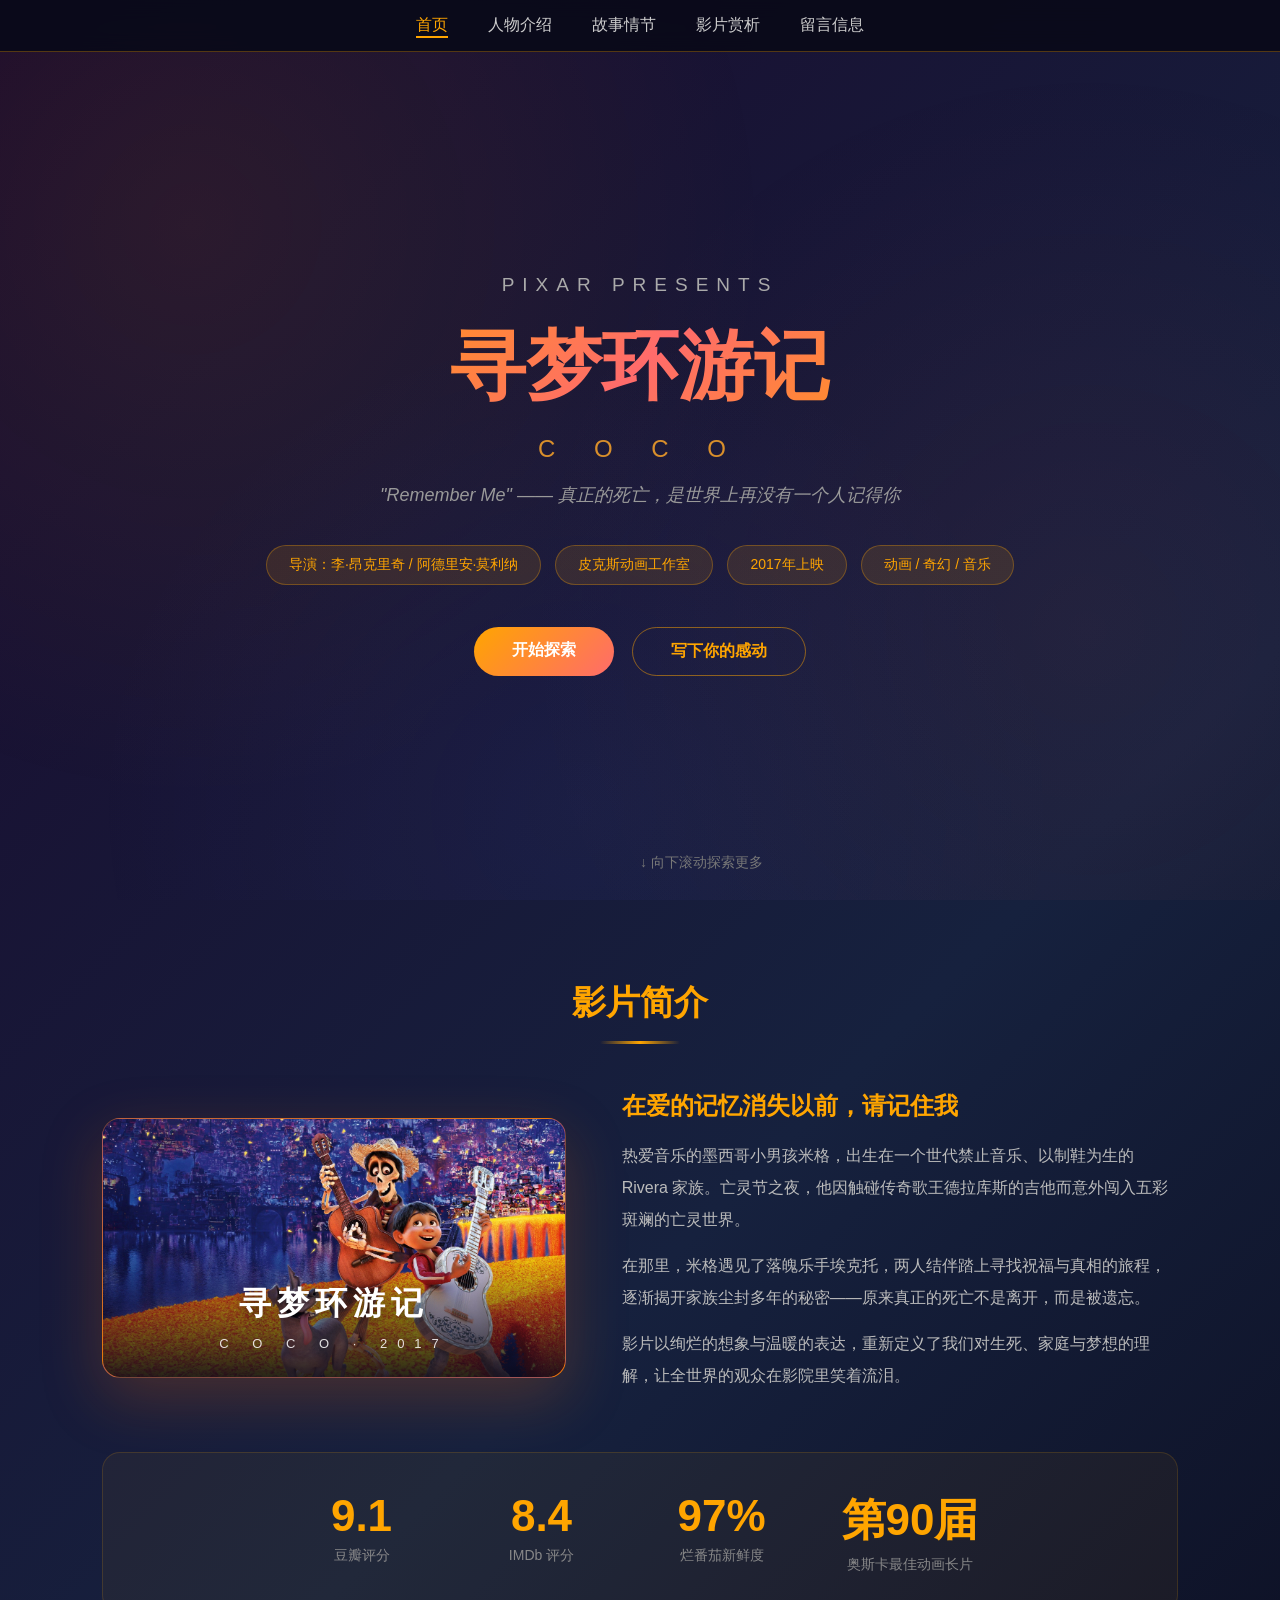
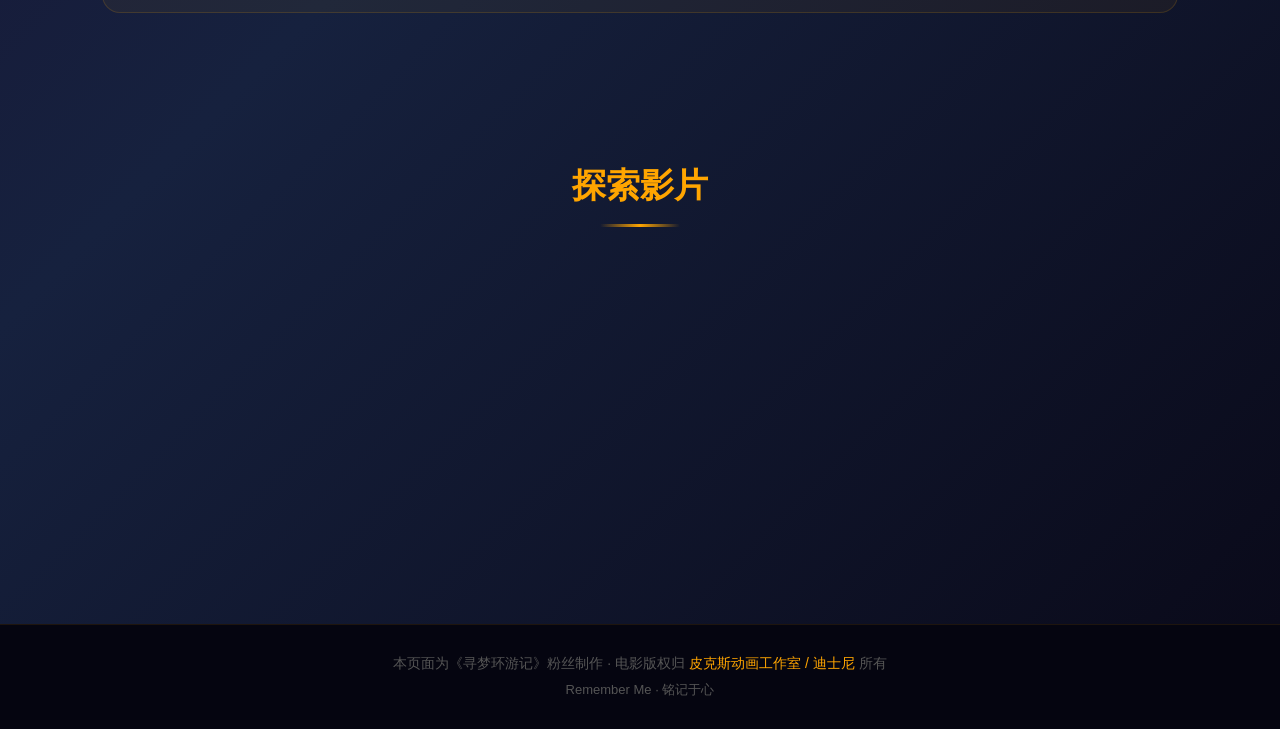
<file: index.html>
<!DOCTYPE html>
<html lang="zh-CN">
<head>
    <meta charset="UTF-8">
    <meta name="viewport" content="width=device-width, initial-scale=1.0">
    <title>首页 · 寻梦环游记 - Coco</title>
    <link rel="stylesheet" href="style.css">
</head>
<body>

    <!-- 导航栏 -->
    <nav>
        <ul>
            <li><a href="index.html" class="active">首页</a></li>
            <li><a href="characters.html">人物介绍</a></li>
            <li><a href="story.html">故事情节</a></li>
            <li><a href="analysis.html">影片赏析</a></li>
            <li><a href="guestbook.html">留言信息</a></li>
        </ul>
    </nav>

    <div class="page-wrap p-index">
        <!-- 万寿菊花瓣 -->
        <div class="petal-layer" aria-hidden="true"></div>

        <!-- Hero -->
        <header class="hero">
            <div class="hero-content">
                <p class="subtitle">PIXAR PRESENTS</p>
                <h1>寻梦环游记</h1>
                <p class="en-title">C o c o</p>
                <p class="tagline">"Remember Me" —— 真正的死亡，是世界上再没有一个人记得你</p>
                <div class="movie-info">
                    <span class="info-tag">导演：李·昂克里奇 / 阿德里安·莫利纳</span>
                    <span class="info-tag">皮克斯动画工作室</span>
                    <span class="info-tag">2017年上映</span>
                    <span class="info-tag">动画 / 奇幻 / 音乐</span>
                </div>
                <div class="hero-btns">
                    <a href="#intro" class="btn-primary">开始探索</a>
                    <a href="guestbook.html" class="btn-ghost">写下你的感动</a>
                </div>
            </div>
            <div class="scroll-hint">↓ 向下滚动探索更多</div>
        </header>

        <!-- 影片简介 -->
        <section class="section" id="intro">
            <h2 class="section-title">影片简介</h2>
            <div class="intro-grid">
                <div class="intro-poster reveal">
                    <img src="coco-poster.png" alt="寻梦环游记 剧照：埃克托、米格与丹丹在万寿菊桥上">
                    <div class="poster-caption">
                        <div class="poster-title">寻梦环游记</div>
                        <div class="poster-en">C O C O · 2017</div>
                    </div>
                </div>
                <div class="intro-text reveal">
                    <h3>在爱的记忆消失以前，请记住我</h3>
                    <p>热爱音乐的墨西哥小男孩米格，出生在一个世代禁止音乐、以制鞋为生的 Rivera 家族。亡灵节之夜，他因触碰传奇歌王德拉库斯的吉他而意外闯入五彩斑斓的亡灵世界。</p>
                    <p>在那里，米格遇见了落魄乐手埃克托，两人结伴踏上寻找祝福与真相的旅程，逐渐揭开家族尘封多年的秘密——原来真正的死亡不是离开，而是被遗忘。</p>
                    <p>影片以绚烂的想象与温暖的表达，重新定义了我们对生死、家庭与梦想的理解，让全世界的观众在影院里笑着流泪。</p>
                </div>
            </div>

            <div class="stats-row reveal">
                <div class="stat">
                    <div class="number">9.1</div>
                    <div class="label">豆瓣评分</div>
                </div>
                <div class="stat">
                    <div class="number">8.4</div>
                    <div class="label">IMDb 评分</div>
                </div>
                <div class="stat">
                    <div class="number">97%</div>
                    <div class="label">烂番茄新鲜度</div>
                </div>
                <div class="stat">
                    <div class="number">第90届</div>
                    <div class="label">奥斯卡最佳动画长片</div>
                </div>
            </div>
        </section>

        <!-- 探索指南 -->
        <section class="section" id="explore">
            <h2 class="section-title">探索影片</h2>
            <div class="explore-grid">
                <a class="explore-card reveal" href="characters.html">
                    <div class="icon">🎨</div>
                    <h3>人物介绍</h3>
                    <p>认识米格、埃克托与整个 Rivera 家族，了解每个角色背后的故事与羁绊。</p>
                    <span class="go">进入页面 →</span>
                </a>
                <a class="explore-card reveal" href="story.html">
                    <div class="icon">📖</div>
                    <h3>故事情节</h3>
                    <p>从音乐禁令到万寿菊桥，五幕旅程带你重温这场跨越生死的冒险。</p>
                    <span class="go">进入页面 →</span>
                </a>
                <a class="explore-card reveal" href="analysis.html">
                    <div class="icon">🎬</div>
                    <h3>影片赏析</h3>
                    <p>主题、视觉、音乐与文化四个维度，读懂这封写给"记忆"的情书。</p>
                    <span class="go">进入页面 →</span>
                </a>
                <a class="explore-card reveal" href="guestbook.html">
                    <div class="icon">💌</div>
                    <h3>留言信息</h3>
                    <p>写下你的感动与回忆，让每一份"记得"都被温柔铭记。</p>
                    <span class="go">进入页面 →</span>
                </a>
            </div>
        </section>
    </div>

    <!-- 页脚 -->
    <footer>
        <p>本页面为《寻梦环游记》粉丝制作 · 电影版权归 <span>皮克斯动画工作室 / 迪士尼</span> 所有</p>
        <p class="footer-sub">Remember Me · 铭记于心</p>
    </footer>

    <script src="script.js"></script>
</body>
</html>
</file>
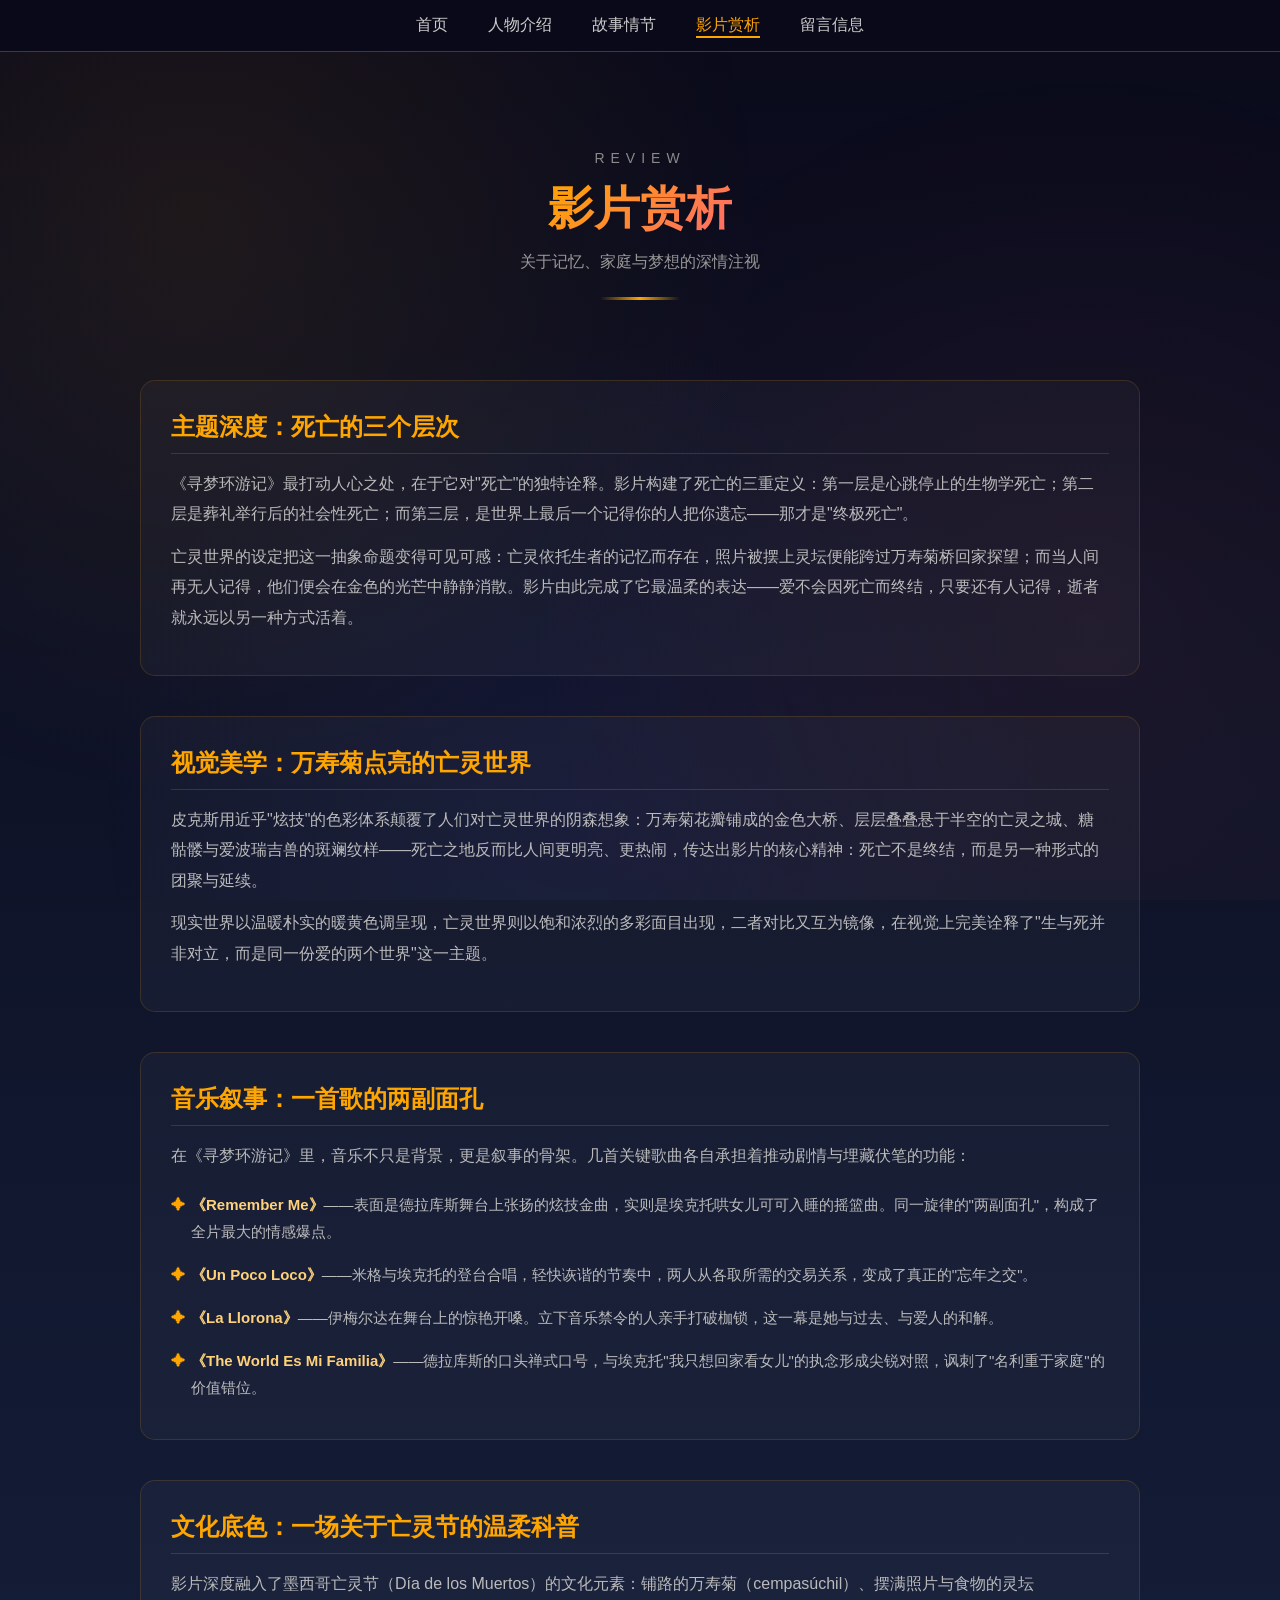
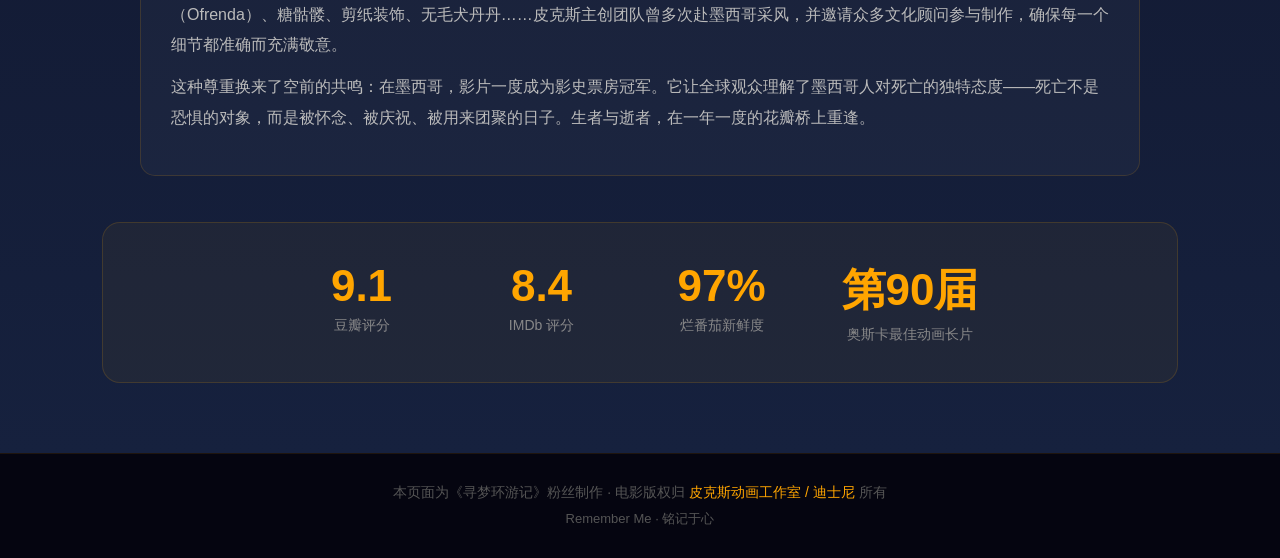
<file: analysis.html>
<!DOCTYPE html>
<html lang="zh-CN">
<head>
    <meta charset="UTF-8">
    <meta name="viewport" content="width=device-width, initial-scale=1.0">
    <title>影片赏析 · 寻梦环游记 - Coco</title>
    <link rel="stylesheet" href="style.css">
</head>
<body>

    <!-- 导航栏 -->
    <nav>
        <ul>
            <li><a href="index.html">首页</a></li>
            <li><a href="characters.html">人物介绍</a></li>
            <li><a href="story.html">故事情节</a></li>
            <li><a href="analysis.html" class="active">影片赏析</a></li>
            <li><a href="guestbook.html">留言信息</a></li>
        </ul>
    </nav>

    <div class="page-wrap p-analysis">
        <!-- 万寿菊花瓣 -->
        <div class="petal-layer" aria-hidden="true"></div>

        <!-- 页头 -->
        <header class="page-hero">
            <p class="en">Review</p>
            <h1>影片赏析</h1>
            <p>关于记忆、家庭与梦想的深情注视</p>
        </header>

        <!-- 赏析内容 -->
        <section class="section">
            <div class="analysis-content">
                <div class="analysis-block reveal">
                    <h3>主题深度：死亡的三个层次</h3>
                    <p>《寻梦环游记》最打动人心之处，在于它对"死亡"的独特诠释。影片构建了死亡的三重定义：第一层是心跳停止的生物学死亡；第二层是葬礼举行后的社会性死亡；而第三层，是世界上最后一个记得你的人把你遗忘——那才是"终极死亡"。</p>
                    <p>亡灵世界的设定把这一抽象命题变得可见可感：亡灵依托生者的记忆而存在，照片被摆上灵坛便能跨过万寿菊桥回家探望；而当人间再无人记得，他们便会在金色的光芒中静静消散。影片由此完成了它最温柔的表达——爱不会因死亡而终结，只要还有人记得，逝者就永远以另一种方式活着。</p>
                </div>
                <div class="analysis-block reveal">
                    <h3>视觉美学：万寿菊点亮的亡灵世界</h3>
                    <p>皮克斯用近乎"炫技"的色彩体系颠覆了人们对亡灵世界的阴森想象：万寿菊花瓣铺成的金色大桥、层层叠叠悬于半空的亡灵之城、糖骷髅与爱波瑞吉兽的斑斓纹样——死亡之地反而比人间更明亮、更热闹，传达出影片的核心精神：死亡不是终结，而是另一种形式的团聚与延续。</p>
                    <p>现实世界以温暖朴实的暖黄色调呈现，亡灵世界则以饱和浓烈的多彩面目出现，二者对比又互为镜像，在视觉上完美诠释了"生与死并非对立，而是同一份爱的两个世界"这一主题。</p>
                </div>
                <div class="analysis-block reveal">
                    <h3>音乐叙事：一首歌的两副面孔</h3>
                    <p>在《寻梦环游记》里，音乐不只是背景，更是叙事的骨架。几首关键歌曲各自承担着推动剧情与埋藏伏笔的功能：</p>
                    <ul>
                        <li><strong>《Remember Me》</strong>——表面是德拉库斯舞台上张扬的炫技金曲，实则是埃克托哄女儿可可入睡的摇篮曲。同一旋律的"两副面孔"，构成了全片最大的情感爆点。</li>
                        <li><strong>《Un Poco Loco》</strong>——米格与埃克托的登台合唱，轻快诙谐的节奏中，两人从各取所需的交易关系，变成了真正的"忘年之交"。</li>
                        <li><strong>《La Llorona》</strong>——伊梅尔达在舞台上的惊艳开嗓。立下音乐禁令的人亲手打破枷锁，这一幕是她与过去、与爱人的和解。</li>
                        <li><strong>《The World Es Mi Familia》</strong>——德拉库斯的口头禅式口号，与埃克托"我只想回家看女儿"的执念形成尖锐对照，讽刺了"名利重于家庭"的价值错位。</li>
                    </ul>
                </div>
                <div class="analysis-block reveal">
                    <h3>文化底色：一场关于亡灵节的温柔科普</h3>
                    <p>影片深度融入了墨西哥亡灵节（Día de los Muertos）的文化元素：铺路的万寿菊（cempasúchil）、摆满照片与食物的灵坛（Ofrenda）、糖骷髅、剪纸装饰、无毛犬丹丹……皮克斯主创团队曾多次赴墨西哥采风，并邀请众多文化顾问参与制作，确保每一个细节都准确而充满敬意。</p>
                    <p>这种尊重换来了空前的共鸣：在墨西哥，影片一度成为影史票房冠军。它让全球观众理解了墨西哥人对死亡的独特态度——死亡不是恐惧的对象，而是被怀念、被庆祝、被用来团聚的日子。生者与逝者，在一年一度的花瓣桥上重逢。</p>
                </div>
            </div>

            <!-- 评分 -->
            <div class="stats-row reveal">
                <div class="stat">
                    <div class="number">9.1</div>
                    <div class="label">豆瓣评分</div>
                </div>
                <div class="stat">
                    <div class="number">8.4</div>
                    <div class="label">IMDb 评分</div>
                </div>
                <div class="stat">
                    <div class="number">97%</div>
                    <div class="label">烂番茄新鲜度</div>
                </div>
                <div class="stat">
                    <div class="number">第90届</div>
                    <div class="label">奥斯卡最佳动画长片</div>
                </div>
            </div>
        </section>
    </div>

    <!-- 页脚 -->
    <footer>
        <p>本页面为《寻梦环游记》粉丝制作 · 电影版权归 <span>皮克斯动画工作室 / 迪士尼</span> 所有</p>
        <p class="footer-sub">Remember Me · 铭记于心</p>
    </footer>

    <script src="script.js"></script>
</body>
</html>
</file>
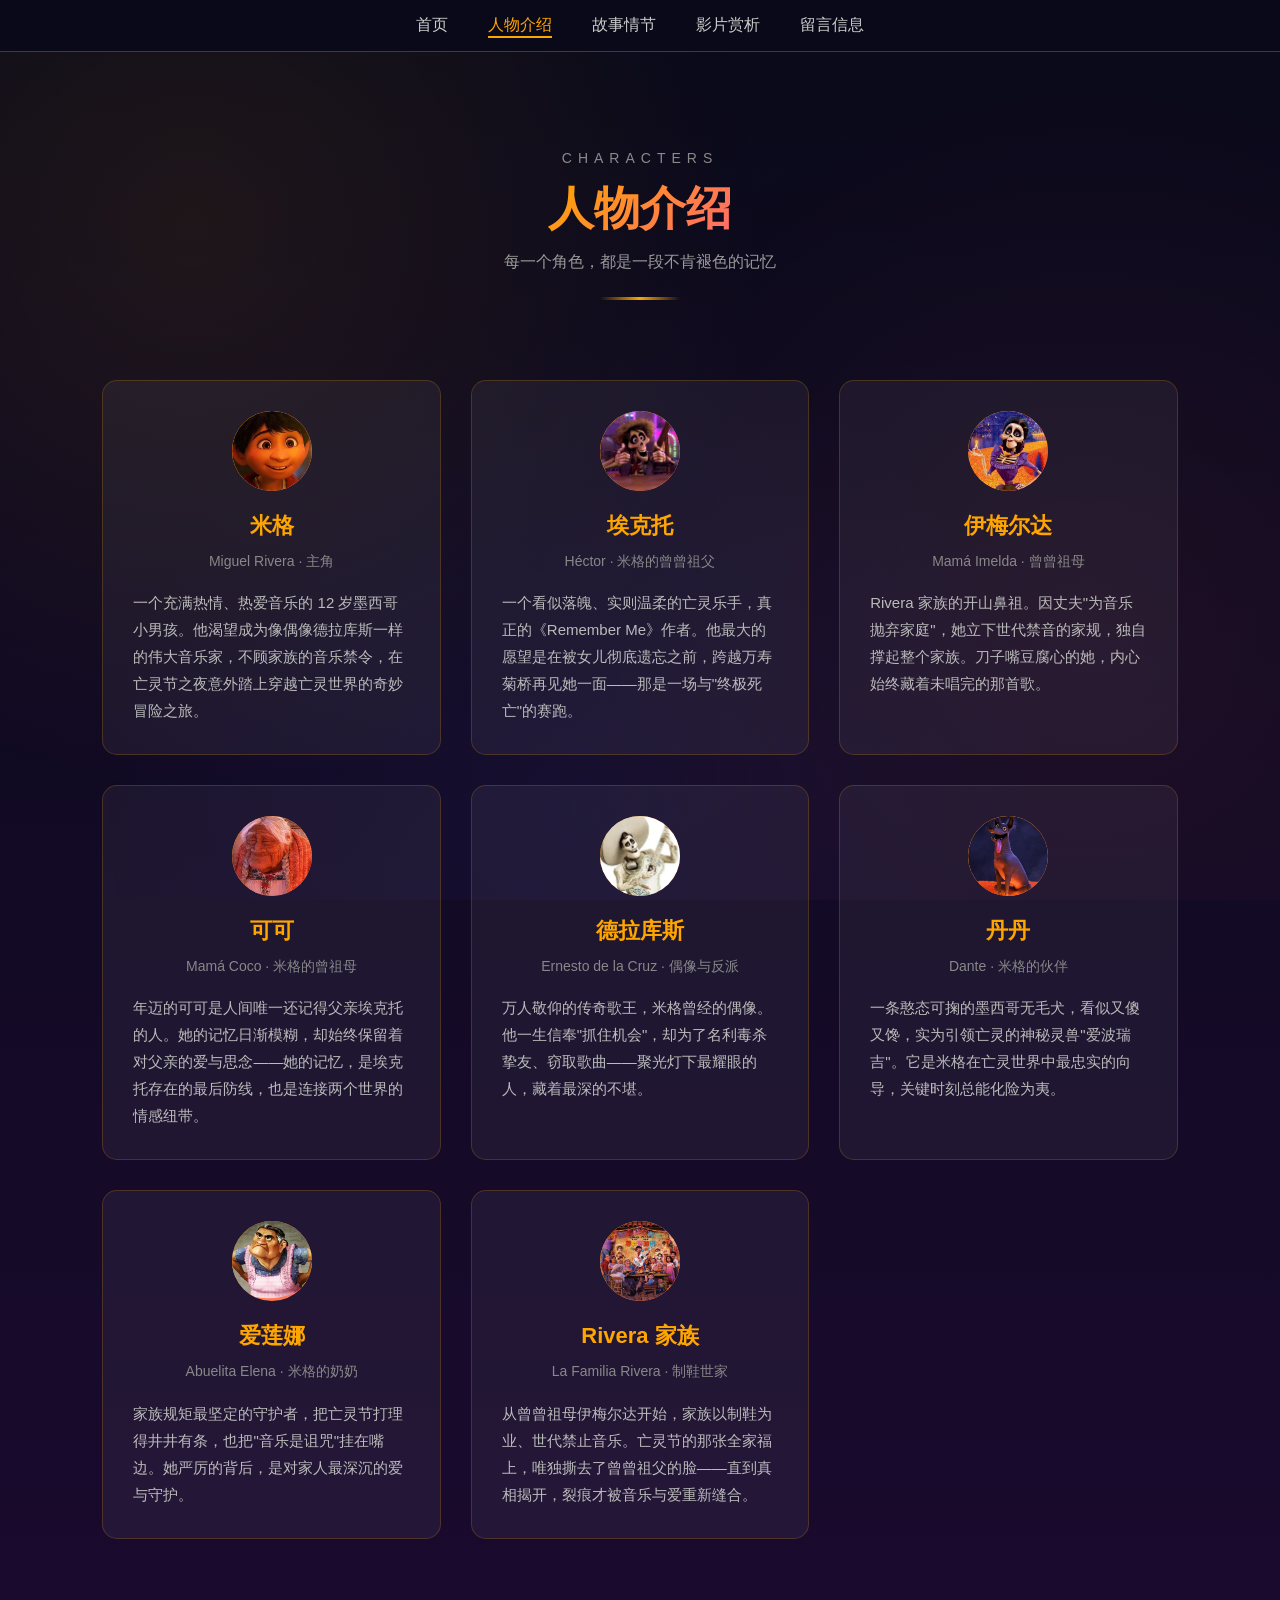
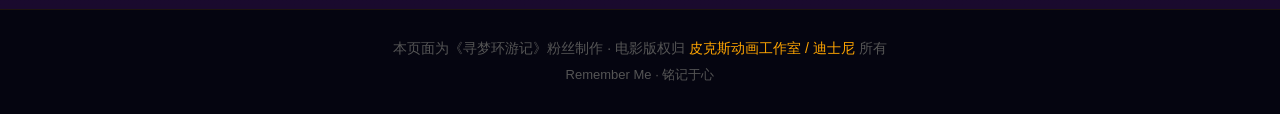
<file: characters.html>
<!DOCTYPE html>
<html lang="zh-CN"><head>
    <meta charset="UTF-8">
    <meta name="viewport" content="width=device-width, initial-scale=1.0">
    <title>人物介绍 · 寻梦环游记 - Coco</title>
    <link rel="stylesheet" href="style.css">
</head>
<body>

    <!-- 导航栏 -->
    <nav>
        <ul>
            <li><a href="index.html">首页</a></li>
            <li><a href="characters.html" class="active">人物介绍</a></li>
            <li><a href="story.html">故事情节</a></li>
            <li><a href="analysis.html">影片赏析</a></li>
            <li><a href="guestbook.html">留言信息</a></li>
        </ul>
    </nav>

    <div class="page-wrap p-characters">
        <!-- 万寿菊花瓣 -->
        <div class="petal-layer" aria-hidden="true"><div class="petal" style="left: 64.4685vw; animation-duration: 6.89552s; width: 16.9331px; height: 16.9331px; opacity: 0.483806;"></div><div class="petal" style="left: 82.1949vw; animation-duration: 7.41796s; width: 16.215px; height: 16.215px; opacity: 0.603299;"></div><div class="petal" style="left: 32.1317vw; animation-duration: 10.2628s; width: 11.9847px; height: 11.9847px; opacity: 0.765438;"></div><div class="petal" style="left: 70.754vw; animation-duration: 7.13274s; width: 13.5701px; height: 13.5701px; opacity: 0.798249;"></div><div class="petal" style="left: 73.3263vw; animation-duration: 9.284s; width: 14.7031px; height: 14.7031px; opacity: 0.315042;"></div><div class="petal" style="left: 13.5413vw; animation-duration: 10.5155s; width: 15.6821px; height: 15.6821px; opacity: 0.729378;"></div><div class="petal" style="left: 5.35039vw; animation-duration: 7.06242s; width: 17.1072px; height: 17.1072px; opacity: 0.703346;"></div><div class="petal" style="left: 34.0848vw; animation-duration: 6.55906s; width: 8.33195px; height: 8.33195px; opacity: 0.643202;"></div><div class="petal" style="left: 11.9309vw; animation-duration: 10.8469s; width: 16.697px; height: 16.697px; opacity: 0.326329;"></div><div class="petal" style="left: 30.8392vw; animation-duration: 6.75788s; width: 16.0632px; height: 16.0632px; opacity: 0.349677;"></div><div class="petal" style="left: 88.8879vw; animation-duration: 6.6068s; width: 9.21761px; height: 9.21761px; opacity: 0.489915;"></div><div class="petal" style="left: 12.4091vw; animation-duration: 7.38352s; width: 12.0795px; height: 12.0795px; opacity: 0.330489;"></div><div class="petal" style="left: 46.5559vw; animation-duration: 10.7073s; width: 13.8113px; height: 13.8113px; opacity: 0.397702;"></div><div class="petal" style="left: 14.7708vw; animation-duration: 10.2946s; width: 9.63143px; height: 9.63143px; opacity: 0.437736;"></div><div class="petal" style="left: 88.3629vw; animation-duration: 8.607s; width: 12.2183px; height: 12.2183px; opacity: 0.565873;"></div><div class="petal" style="left: 17.9972vw; animation-duration: 10.8727s; width: 8.21468px; height: 8.21468px; opacity: 0.586279;"></div><div class="petal" style="left: 64.584vw; animation-duration: 6.68406s; width: 15.6581px; height: 15.6581px; opacity: 0.751486;"></div><div class="petal" style="left: 52.2899vw; animation-duration: 7.90136s; width: 8.69911px; height: 8.69911px; opacity: 0.463424;"></div><div class="petal" style="left: 56.7692vw; animation-duration: 9.40255s; width: 11.2511px; height: 11.2511px; opacity: 0.4725;"></div><div class="petal" style="left: 38.1859vw; animation-duration: 6.42205s; width: 11.2837px; height: 11.2837px; opacity: 0.711083;"></div><div class="petal" style="left: 77.13vw; animation-duration: 9.85131s; width: 14.7042px; height: 14.7042px; opacity: 0.740271;"></div><div class="petal" style="left: 46.5529vw; animation-duration: 8.72874s; width: 17.9677px; height: 17.9677px; opacity: 0.716515;"></div><div class="petal" style="left: 94.4671vw; animation-duration: 9.29506s; width: 9.91001px; height: 9.91001px; opacity: 0.670718;"></div><div class="petal" style="left: 27.6584vw; animation-duration: 6.06085s; width: 15.7831px; height: 15.7831px; opacity: 0.697818;"></div><div class="petal" style="left: 68.105vw; animation-duration: 9.19456s; width: 17.2941px; height: 17.2941px; opacity: 0.732829;"></div><div class="petal" style="left: 56.6526vw; animation-duration: 8.40264s; width: 17.6655px; height: 17.6655px; opacity: 0.341993;"></div><div class="petal" style="left: 29.6616vw; animation-duration: 7.24476s; width: 12.6951px; height: 12.6951px; opacity: 0.644536;"></div><div class="petal" style="left: 88.3995vw; animation-duration: 8.43379s; width: 13.0555px; height: 13.0555px; opacity: 0.710685;"></div><div class="petal" style="left: 71.9047vw; animation-duration: 8.08102s; width: 8.22608px; height: 8.22608px; opacity: 0.585499;"></div><div class="petal" style="left: 91.1679vw; animation-duration: 9.67469s; width: 13.5622px; height: 13.5622px; opacity: 0.733;"></div><div class="petal" style="left: 32.0127vw; animation-duration: 6.93825s; width: 10.2666px; height: 10.2666px; opacity: 0.58622;"></div><div class="petal" style="left: 94.4887vw; animation-duration: 9.05541s; width: 16.2165px; height: 16.2165px; opacity: 0.541822;"></div><div class="petal" style="left: 16.9854vw; animation-duration: 10.2656s; width: 13.2921px; height: 13.2921px; opacity: 0.777933;"></div><div class="petal" style="left: 56.4552vw; animation-duration: 8.83979s; width: 14.7349px; height: 14.7349px; opacity: 0.308024;"></div><div class="petal" style="left: 39.2314vw; animation-duration: 9.05842s; width: 8.18212px; height: 8.18212px; opacity: 0.710079;"></div><div class="petal" style="left: 66.1555vw; animation-duration: 9.19003s; width: 9.72793px; height: 9.72793px; opacity: 0.355524;"></div><div class="petal" style="left: 45.1591vw; animation-duration: 8.32385s; width: 8.70329px; height: 8.70329px; opacity: 0.547439;"></div><div class="petal" style="left: 23.3169vw; animation-duration: 6.36202s; width: 13.0875px; height: 13.0875px; opacity: 0.767948;"></div><div class="petal" style="left: 46.1433vw; animation-duration: 10.6373s; width: 15.3354px; height: 15.3354px; opacity: 0.427001;"></div><div class="petal" style="left: 82.173vw; animation-duration: 8.75215s; width: 8.71265px; height: 8.71265px; opacity: 0.632967;"></div><div class="petal" style="left: 95.7582vw; animation-duration: 9.34606s; width: 11.4615px; height: 11.4615px; opacity: 0.513321;"></div><div class="petal" style="left: 16.4825vw; animation-duration: 7.94441s; width: 12.1772px; height: 12.1772px; opacity: 0.631321;"></div><div class="petal" style="left: 4.90365vw; animation-duration: 10.1447s; width: 14.6288px; height: 14.6288px; opacity: 0.321548;"></div><div class="petal" style="left: 25.777vw; animation-duration: 10.7147s; width: 16.8107px; height: 16.8107px; opacity: 0.54624;"></div><div class="petal" style="left: 49.2637vw; animation-duration: 8.95008s; width: 16.9506px; height: 16.9506px; opacity: 0.711702;"></div><div class="petal" style="left: 75.4965vw; animation-duration: 9.49042s; width: 12.5065px; height: 12.5065px; opacity: 0.484077;"></div><div class="petal" style="left: 77.9853vw; animation-duration: 9.99712s; width: 10.0114px; height: 10.0114px; opacity: 0.562106;"></div><div class="petal" style="left: 62.6331vw; animation-duration: 8.9676s; width: 11.5027px; height: 11.5027px; opacity: 0.403123;"></div><div class="petal" style="left: 30.3272vw; animation-duration: 10.5003s; width: 14.55px; height: 14.55px; opacity: 0.74394;"></div><div class="petal" style="left: 80.1656vw; animation-duration: 8.73941s; width: 17.3237px; height: 17.3237px; opacity: 0.456904;"></div><div class="petal" style="left: 19.1794vw; animation-duration: 8.06667s; width: 16.9646px; height: 16.9646px; opacity: 0.370958;"></div><div class="petal" style="left: 20.2326vw; animation-duration: 7.34187s; width: 11.9564px; height: 11.9564px; opacity: 0.348419;"></div><div class="petal" style="left: 58.2547vw; animation-duration: 10.7166s; width: 12.1999px; height: 12.1999px; opacity: 0.451059;"></div><div class="petal" style="left: 23.0444vw; animation-duration: 7.71216s; width: 11.6201px; height: 11.6201px; opacity: 0.390006;"></div><div class="petal" style="left: 46.4783vw; animation-duration: 6.55546s; width: 17.6495px; height: 17.6495px; opacity: 0.454488;"></div><div class="petal" style="left: 74.5262vw; animation-duration: 10.5494s; width: 10.9757px; height: 10.9757px; opacity: 0.480534;"></div><div class="petal" style="left: 23.7167vw; animation-duration: 10.2409s; width: 14.2743px; height: 14.2743px; opacity: 0.615294;"></div><div class="petal" style="left: 82.227vw; animation-duration: 6.07016s; width: 16.8267px; height: 16.8267px; opacity: 0.465474;"></div><div class="petal" style="left: 59.065vw; animation-duration: 7.10093s; width: 15.1223px; height: 15.1223px; opacity: 0.482089;"></div><div class="petal" style="left: 73.5374vw; animation-duration: 9.45395s; width: 8.38536px; height: 8.38536px; opacity: 0.648509;"></div><div class="petal" style="left: 60.8428vw; animation-duration: 7.56062s; width: 14.3219px; height: 14.3219px; opacity: 0.3882;"></div><div class="petal" style="left: 17.813vw; animation-duration: 9.73343s; width: 17.1151px; height: 17.1151px; opacity: 0.318923;"></div><div class="petal" style="left: 82.5509vw; animation-duration: 7.45226s; width: 17.976px; height: 17.976px; opacity: 0.524805;"></div><div class="petal" style="left: 22.1191vw; animation-duration: 7.26439s; width: 11.9684px; height: 11.9684px; opacity: 0.485011;"></div><div class="petal" style="left: 18.7026vw; animation-duration: 9.31302s; width: 8.49776px; height: 8.49776px; opacity: 0.492534;"></div></div>

        <!-- 页头 -->
        <header class="page-hero">
            <p class="en">Characters</p>
            <h1>人物介绍</h1>
            <p>每一个角色，都是一段不肯褪色的记忆</p>
        </header>

        <!-- 人物卡片 -->
        <section class="section">
            <div class="characters-grid">
                <div class="character-card reveal visible">
                    <div class="character-avatar"><img src="miguel.png" alt="米格"></div>
                    <h3>米格</h3>
                    <p class="role">Miguel Rivera · 主角</p>
                    <p>一个充满热情、热爱音乐的 12 岁墨西哥小男孩。他渴望成为像偶像德拉库斯一样的伟大音乐家，不顾家族的音乐禁令，在亡灵节之夜意外踏上穿越亡灵世界的奇妙冒险之旅。</p>
                </div>
                <div class="character-card reveal visible">
                    <div class="character-avatar"><img src="hector.png" alt="埃克托"></div>
                    <h3>埃克托</h3>
                    <p class="role">Héctor · 米格的曾曾祖父</p>
                    <p>一个看似落魄、实则温柔的亡灵乐手，真正的《Remember Me》作者。他最大的愿望是在被女儿彻底遗忘之前，跨越万寿菊桥再见她一面——那是一场与"终极死亡"的赛跑。</p>
                </div>
                <div class="character-card reveal visible">
                    <div class="character-avatar"><img src="imelda.png" alt="伊梅尔达"></div>
                    <h3>伊梅尔达</h3>
                    <p class="role">Mamá Imelda · 曾曾祖母</p>
                    <p>Rivera 家族的开山鼻祖。因丈夫"为音乐抛弃家庭"，她立下世代禁音的家规，独自撑起整个家族。刀子嘴豆腐心的她，内心始终藏着未唱完的那首歌。</p>
                </div>
                <div class="character-card reveal visible">
                    <div class="character-avatar"><img src="coco.png" alt="可可"></div>
                    <h3>可可</h3>
                    <p class="role">Mamá Coco · 米格的曾祖母</p>
                    <p>年迈的可可是人间唯一还记得父亲埃克托的人。她的记忆日渐模糊，却始终保留着对父亲的爱与思念——她的记忆，是埃克托存在的最后防线，也是连接两个世界的情感纽带。</p>
                </div>
                <div class="character-card reveal visible">
                    <div class="character-avatar"><img src="ernesto.png" alt="德拉库斯" style="margin-left: auto; margin-right: auto; width: 112.43px; height: 164px; transform: matrix(1, 0, 0, 1, 0.21094, 33);"></div>
                    <h3>德拉库斯</h3>
                    <p class="role">Ernesto de la Cruz · 偶像与反派</p>
                    <p>万人敬仰的传奇歌王，米格曾经的偶像。他一生信奉"抓住机会"，却为了名利毒杀挚友、窃取歌曲——聚光灯下最耀眼的人，藏着最深的不堪。</p>
                </div>
                <div class="character-card reveal visible">
                    <div class="character-avatar"><img src="dante.png" alt="丹丹"></div>
                    <h3>丹丹</h3>
                    <p class="role">Dante · 米格的伙伴</p>
                    <p>一条憨态可掬的墨西哥无毛犬，看似又傻又馋，实为引领亡灵的神秘灵兽"爱波瑞吉"。它是米格在亡灵世界中最忠实的向导，关键时刻总能化险为夷。</p>
                </div>
                <div class="character-card reveal visible">
                    <div class="character-avatar"><img src="elena.png" alt="埃莱娜" style="width: 100px; height: 80px; transform: matrix(1, 0, 0, 1, -3.5, -2.5);"></div>
                    <h3>爱莲娜</h3>
                    <p class="role">Abuelita Elena · 米格的奶奶</p>
                    <p>家族规矩最坚定的守护者，把亡灵节打理得井井有条，也把"音乐是诅咒"挂在嘴边。她严厉的背后，是对家人最深沉的爱与守护。</p>
                </div>
                <div class="character-card reveal visible">
                    <div class="character-avatar"><img src="rivera-family.png" alt="Rivera 家族"></div>
                    <h3>Rivera 家族</h3>
                    <p class="role">La Familia Rivera · 制鞋世家</p>
                    <p>从曾曾祖母伊梅尔达开始，家族以制鞋为业、世代禁止音乐。亡灵节的那张全家福上，唯独撕去了曾曾祖父的脸——直到真相揭开，裂痕才被音乐与爱重新缝合。</p>
                </div>
            </div>
        </section>
    </div>

    <!-- 页脚 -->
    <footer>
        <p>本页面为《寻梦环游记》粉丝制作 · 电影版权归 <span>皮克斯动画工作室 / 迪士尼</span> 所有</p>
        <p class="footer-sub">Remember Me · 铭记于心</p>
    </footer>

    <script src="script.js"></script>




</body></html>
</file>
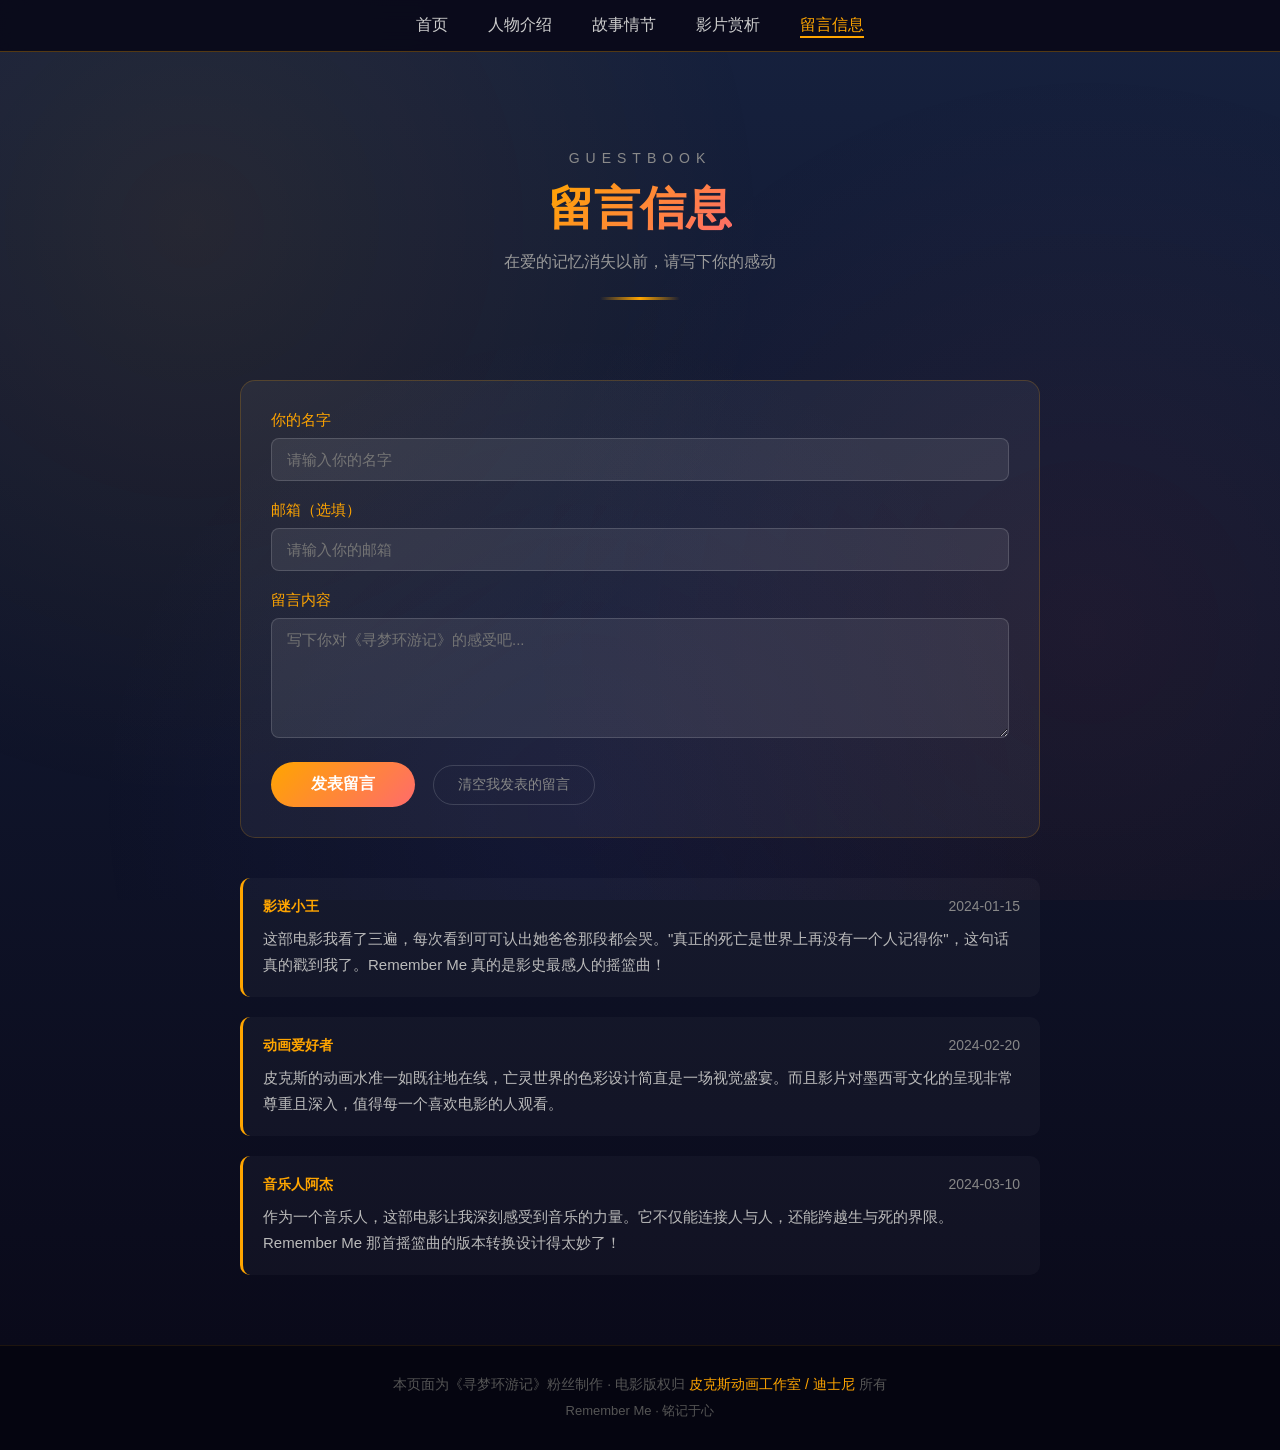
<file: guestbook.html>
<!DOCTYPE html>
<html lang="zh-CN">
<head>
    <meta charset="UTF-8">
    <meta name="viewport" content="width=device-width, initial-scale=1.0">
    <title>留言信息 · 寻梦环游记 - Coco</title>
    <link rel="stylesheet" href="style.css">
</head>
<body>

    <!-- 导航栏 -->
    <nav>
        <ul>
            <li><a href="index.html">首页</a></li>
            <li><a href="characters.html">人物介绍</a></li>
            <li><a href="story.html">故事情节</a></li>
            <li><a href="analysis.html">影片赏析</a></li>
            <li><a href="guestbook.html" class="active">留言信息</a></li>
        </ul>
    </nav>

    <div class="page-wrap p-guestbook">
        <!-- 万寿菊花瓣 -->
        <div class="petal-layer" aria-hidden="true"></div>

        <!-- 页头 -->
        <header class="page-hero">
            <p class="en">Guestbook</p>
            <h1>留言信息</h1>
            <p>在爱的记忆消失以前，请写下你的感动</p>
        </header>

        <!-- 留言板 -->
        <section class="section">
            <div class="guestbook-container">
                <!-- 留言表单 -->
                <div class="guestbook-form">
                    <form id="messageForm">
                        <div class="form-group">
                            <label for="name">你的名字</label>
                            <input type="text" id="name" placeholder="请输入你的名字" required>
                        </div>
                        <div class="form-group">
                            <label for="email">邮箱（选填）</label>
                            <input type="email" id="email" placeholder="请输入你的邮箱">
                        </div>
                        <div class="form-group">
                            <label for="message">留言内容</label>
                            <textarea id="message" placeholder="写下你对《寻梦环游记》的感受吧..." required></textarea>
                        </div>
                        <button type="submit" class="btn-submit">发表留言</button>
                        <button type="button" class="btn-clear" id="clearBtn">清空我发表的留言</button>
                    </form>
                </div>

                <!-- 留言列表 -->
                <div class="messages-list" id="messagesList"></div>
            </div>
        </section>
    </div>

    <!-- 页脚 -->
    <footer>
        <p>本页面为《寻梦环游记》粉丝制作 · 电影版权归 <span>皮克斯动画工作室 / 迪士尼</span> 所有</p>
        <p class="footer-sub">Remember Me · 铭记于心</p>
    </footer>

    <script src="script.js"></script>
    <script>
        (function () {
            var STORAGE_KEY = 'coco-guestbook-messages';

            // 预置留言
            var DEFAULT_MESSAGES = [
                {
                    name: '影迷小王',
                    date: '2024-01-15',
                    text: '这部电影我看了三遍，每次看到可可认出她爸爸那段都会哭。"真正的死亡是世界上再没有一个人记得你"，这句话真的戳到我了。Remember Me 真的是影史最感人的摇篮曲！'
                },
                {
                    name: '动画爱好者',
                    date: '2024-02-20',
                    text: '皮克斯的动画水准一如既往地在线，亡灵世界的色彩设计简直是一场视觉盛宴。而且影片对墨西哥文化的呈现非常尊重且深入，值得每一个喜欢电影的人观看。'
                },
                {
                    name: '音乐人阿杰',
                    date: '2024-03-10',
                    text: '作为一个音乐人，这部电影让我深刻感受到音乐的力量。它不仅能连接人与人，还能跨越生与死的界限。Remember Me 那首摇篮曲的版本转换设计得太妙了！'
                }
            ];

            var listEl = document.getElementById('messagesList');
            var form = document.getElementById('messageForm');
            var clearBtn = document.getElementById('clearBtn');

            function escapeHtml(str) {
                return String(str).replace(/[&<>"']/g, function (c) {
                    return { '&': '&amp;', '<': '&lt;', '>': '&gt;', '"': '&quot;', "'": '&#39;' }[c];
                });
            }

            function getSaved() {
                try {
                    var list = JSON.parse(localStorage.getItem(STORAGE_KEY));
                    return Array.isArray(list) ? list : [];
                } catch (e) {
                    return [];
                }
            }

            function cardHTML(m) {
                return '<div class="message-card">' +
                    '  <div class="message-header">' +
                    '    <span class="message-author">' + escapeHtml(m.name) + '</span>' +
                    '    <span class="message-date">' + escapeHtml(m.date) + '</span>' +
                    '  </div>' +
                    '  <div class="message-text">' + escapeHtml(m.text) + '</div>' +
                    '</div>';
            }

            function render() {
                var all = getSaved().concat(DEFAULT_MESSAGES);
                listEl.innerHTML = all.map(cardHTML).join('');
            }

            form.addEventListener('submit', function (e) {
                e.preventDefault();

                var name = document.getElementById('name').value.trim();
                var text = document.getElementById('message').value.trim();
                if (!name || !text) {
                    alert('请填写名字和留言内容～');
                    return;
                }

                var now = new Date();
                var dateStr = now.getFullYear() + '-' +
                    String(now.getMonth() + 1).padStart(2, '0') + '-' +
                    String(now.getDate()).padStart(2, '0');

                var saved = getSaved();
                saved.unshift({ name: name, date: dateStr, text: text });
                try {
                    localStorage.setItem(STORAGE_KEY, JSON.stringify(saved));
                } catch (err) { /* 存储不可用时仅本次展示 */ }

                render();
                form.reset();
                alert('留言发表成功！记得常回来看看～');
            });

            clearBtn.addEventListener('click', function () {
                if (getSaved().length === 0) {
                    alert('你还没有发表过留言哦～');
                    return;
                }
                if (confirm('确定要清空你发表的所有留言吗？')) {
                    localStorage.removeItem(STORAGE_KEY);
                    render();
                }
            });

            render();
        })();
    </script>
</body>
</html>
</file>
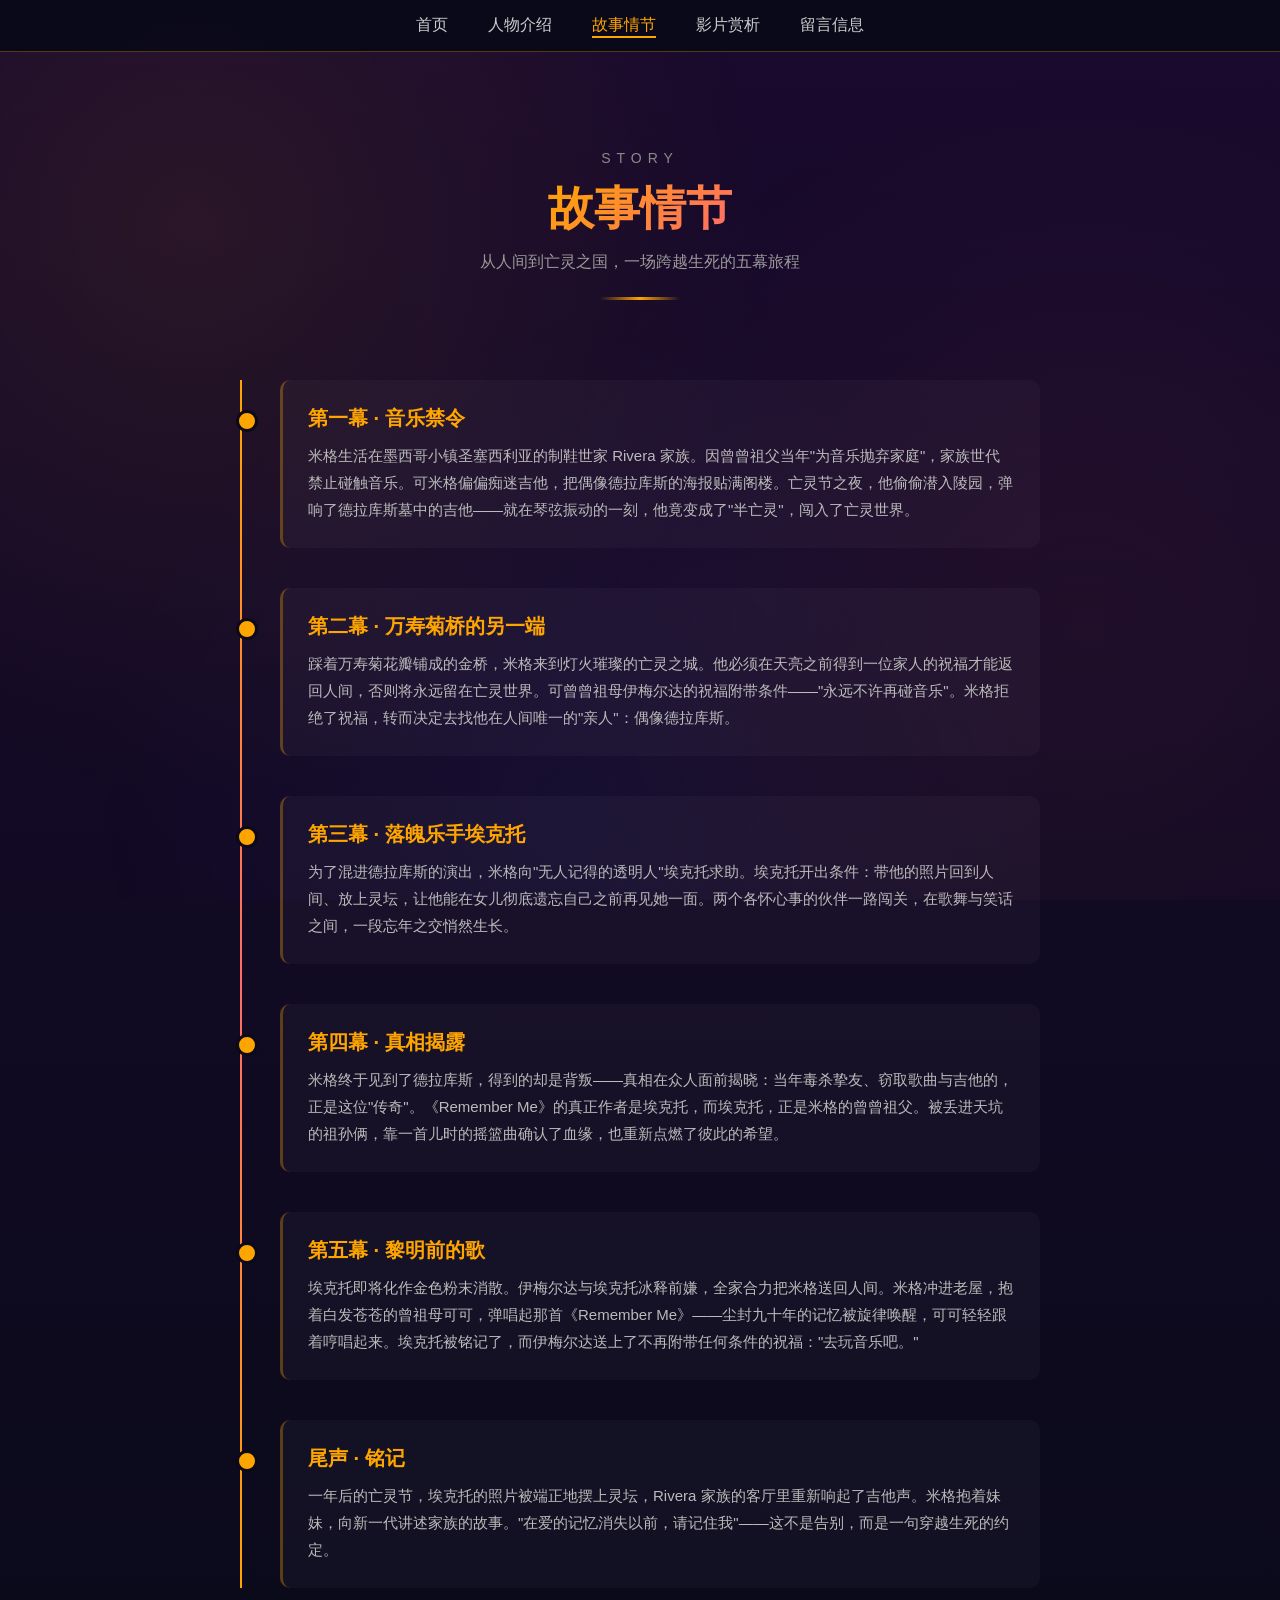
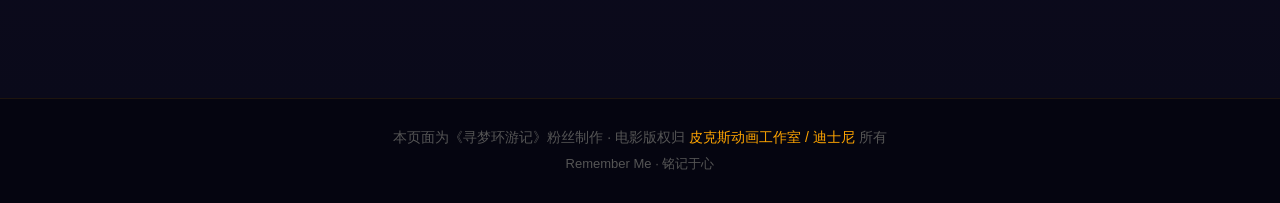
<file: story.html>
<!DOCTYPE html>
<html lang="zh-CN">
<head>
    <meta charset="UTF-8">
    <meta name="viewport" content="width=device-width, initial-scale=1.0">
    <title>故事情节 · 寻梦环游记 - Coco</title>
    <link rel="stylesheet" href="style.css">
</head>
<body>

    <!-- 导航栏 -->
    <nav>
        <ul>
            <li><a href="index.html">首页</a></li>
            <li><a href="characters.html">人物介绍</a></li>
            <li><a href="story.html" class="active">故事情节</a></li>
            <li><a href="analysis.html">影片赏析</a></li>
            <li><a href="guestbook.html">留言信息</a></li>
        </ul>
    </nav>

    <div class="page-wrap p-story">
        <!-- 万寿菊花瓣 -->
        <div class="petal-layer" aria-hidden="true"></div>

        <!-- 页头 -->
        <header class="page-hero">
            <p class="en">Story</p>
            <h1>故事情节</h1>
            <p>从人间到亡灵之国，一场跨越生死的五幕旅程</p>
        </header>

        <!-- 时间线 -->
        <section class="section">
            <div class="story-timeline">
                <div class="story-item reveal">
                    <h3>第一幕 · 音乐禁令</h3>
                    <p>米格生活在墨西哥小镇圣塞西利亚的制鞋世家 Rivera 家族。因曾曾祖父当年"为音乐抛弃家庭"，家族世代禁止碰触音乐。可米格偏偏痴迷吉他，把偶像德拉库斯的海报贴满阁楼。亡灵节之夜，他偷偷潜入陵园，弹响了德拉库斯墓中的吉他——就在琴弦振动的一刻，他竟变成了"半亡灵"，闯入了亡灵世界。</p>
                </div>
                <div class="story-item reveal">
                    <h3>第二幕 · 万寿菊桥的另一端</h3>
                    <p>踩着万寿菊花瓣铺成的金桥，米格来到灯火璀璨的亡灵之城。他必须在天亮之前得到一位家人的祝福才能返回人间，否则将永远留在亡灵世界。可曾曾祖母伊梅尔达的祝福附带条件——"永远不许再碰音乐"。米格拒绝了祝福，转而决定去找他在人间唯一的"亲人"：偶像德拉库斯。</p>
                </div>
                <div class="story-item reveal">
                    <h3>第三幕 · 落魄乐手埃克托</h3>
                    <p>为了混进德拉库斯的演出，米格向"无人记得的透明人"埃克托求助。埃克托开出条件：带他的照片回到人间、放上灵坛，让他能在女儿彻底遗忘自己之前再见她一面。两个各怀心事的伙伴一路闯关，在歌舞与笑话之间，一段忘年之交悄然生长。</p>
                </div>
                <div class="story-item reveal">
                    <h3>第四幕 · 真相揭露</h3>
                    <p>米格终于见到了德拉库斯，得到的却是背叛——真相在众人面前揭晓：当年毒杀挚友、窃取歌曲与吉他的，正是这位"传奇"。《Remember Me》的真正作者是埃克托，而埃克托，正是米格的曾曾祖父。被丢进天坑的祖孙俩，靠一首儿时的摇篮曲确认了血缘，也重新点燃了彼此的希望。</p>
                </div>
                <div class="story-item reveal">
                    <h3>第五幕 · 黎明前的歌</h3>
                    <p>埃克托即将化作金色粉末消散。伊梅尔达与埃克托冰释前嫌，全家合力把米格送回人间。米格冲进老屋，抱着白发苍苍的曾祖母可可，弹唱起那首《Remember Me》——尘封九十年的记忆被旋律唤醒，可可轻轻跟着哼唱起来。埃克托被铭记了，而伊梅尔达送上了不再附带任何条件的祝福："去玩音乐吧。"</p>
                </div>
                <div class="story-item reveal">
                    <h3>尾声 · 铭记</h3>
                    <p>一年后的亡灵节，埃克托的照片被端正地摆上灵坛，Rivera 家族的客厅里重新响起了吉他声。米格抱着妹妹，向新一代讲述家族的故事。"在爱的记忆消失以前，请记住我"——这不是告别，而是一句穿越生死的约定。</p>
                </div>
            </div>
        </section>
    </div>

    <!-- 页脚 -->
    <footer>
        <p>本页面为《寻梦环游记》粉丝制作 · 电影版权归 <span>皮克斯动画工作室 / 迪士尼</span> 所有</p>
        <p class="footer-sub">Remember Me · 铭记于心</p>
    </footer>

    <script src="script.js"></script>
</body>
</html>
</file>
<file: style.css>
/* =========================================================
   寻梦环游记 · Coco  ——  多页站点共享样式
   ========================================================= */

* {
    margin: 0;
    padding: 0;
    box-sizing: border-box;
}

html {
    scroll-behavior: smooth;
}

body {
    font-family: 'Microsoft YaHei', 'PingFang SC', 'Helvetica Neue', Arial, sans-serif;
    background: #0a0a1a;
    color: #e0e0e0;
    overflow-x: hidden;
}

::selection {
    background: rgba(255, 165, 0, 0.4);
}

::-webkit-scrollbar { width: 10px; }
::-webkit-scrollbar-track { background: #0a0a1a; }
::-webkit-scrollbar-thumb { background: rgba(255, 165, 0, 0.35); border-radius: 5px; }
::-webkit-scrollbar-thumb:hover { background: rgba(255, 165, 0, 0.55); }

/* ===== 导航栏 ===== */
nav {
    position: fixed;
    top: 0;
    width: 100%;
    background: rgba(10, 10, 26, 0.95);
    backdrop-filter: blur(10px);
    -webkit-backdrop-filter: blur(10px);
    z-index: 1000;
    padding: 15px 0;
    border-bottom: 1px solid rgba(255, 165, 0, 0.3);
}

nav ul {
    display: flex;
    justify-content: center;
    list-style: none;
    gap: 40px;
}

nav a {
    color: #ccc;
    text-decoration: none;
    font-size: 16px;
    font-weight: 500;
    transition: all 0.3s;
    position: relative;
    padding: 5px 0;
}

nav a:hover, nav a.active {
    color: #ffa500;
}

nav a::after {
    content: '';
    position: absolute;
    bottom: 0;
    left: 0;
    width: 0;
    height: 2px;
    background: #ffa500;
    transition: width 0.3s;
}

nav a:hover::after, nav a.active::after {
    width: 100%;
}

/* ===== 页面容器与配色 ===== */
.page-wrap {
    min-height: 100vh;
    position: relative;
    overflow: hidden;
}

.p-index      { background: linear-gradient(135deg, #1a0a2e 0%, #16213e 55%, #0a0a1a 100%); }
.p-characters { background: linear-gradient(180deg, #0a0a1a 0%, #1a0a2e 100%); }
.p-story      { background: linear-gradient(180deg, #1a0a2e 0%, #0a0a1a 100%); }
.p-analysis   { background: linear-gradient(180deg, #0a0a1a 0%, #16213e 100%); }
.p-guestbook  { background: linear-gradient(180deg, #16213e 0%, #0a0a1a 100%); }

/* 全局氛围光晕 */
.page-wrap::before {
    content: '';
    position: fixed;
    top: 0; left: 0; right: 0; bottom: 0;
    background:
        radial-gradient(circle at 15% 25%, rgba(255, 165, 0, 0.08) 0%, transparent 45%),
        radial-gradient(circle at 85% 70%, rgba(255, 100, 100, 0.06) 0%, transparent 45%),
        radial-gradient(circle at 45% 90%, rgba(100, 100, 255, 0.06) 0%, transparent 45%);
    pointer-events: none;
    z-index: 0;
}

.page-wrap > * {
    position: relative;
    z-index: 1;
}

/* ===== 万寿菊花瓣 ===== */
.petal-layer {
    position: fixed;
    top: 0; left: 0; right: 0; bottom: 0;
    pointer-events: none;
    overflow: hidden;
    z-index: 5;
}

.petal {
    position: absolute;
    top: -20px;
    width: 12px;
    height: 12px;
    background: radial-gradient(circle at 30% 30%, #ffd27a, #ff8c2e);
    border-radius: 50% 0 50% 50%;
    opacity: 0.7;
    animation: fall linear infinite;
}

@keyframes fall {
    0%   { transform: translateY(-5vh) rotate(0deg); opacity: 0.8; }
    100% { transform: translateY(105vh) rotate(720deg); opacity: 0; }
}

/* ===== 首页 Hero ===== */
.hero {
    min-height: 100vh;
    display: flex;
    flex-direction: column;
    justify-content: center;
    align-items: center;
    text-align: center;
    padding: 120px 5% 70px;
    position: relative;
}

.hero-content {
    position: relative;
    z-index: 2;
    max-width: 920px;
}

.hero-content .subtitle {
    font-size: 19px;
    color: #aaa;
    letter-spacing: 8px;
    margin-bottom: 20px;
}

.hero-content h1 {
    font-size: 76px;
    margin-bottom: 16px;
    background: linear-gradient(135deg, #ffa500, #ff6b6b, #ffa500);
    -webkit-background-clip: text;
    background-clip: text;
    -webkit-text-fill-color: transparent;
    animation: glow 3s ease-in-out infinite alternate;
}

@keyframes glow {
    from { filter: drop-shadow(0 0 10px rgba(255, 165, 0, 0.3)); }
    to   { filter: drop-shadow(0 0 22px rgba(255, 165, 0, 0.6)); }
}

.hero-content .en-title {
    font-size: 24px;
    letter-spacing: 16px;
    color: #d98f2b;
    text-transform: uppercase;
    margin-bottom: 20px;
}

.hero-content .tagline {
    font-size: 18px;
    color: #999;
    margin-bottom: 38px;
    font-style: italic;
}

.movie-info {
    display: flex;
    gap: 14px;
    justify-content: center;
    flex-wrap: wrap;
    margin-bottom: 42px;
}

.info-tag {
    background: rgba(255, 165, 0, 0.12);
    border: 1px solid rgba(255, 165, 0, 0.3);
    padding: 10px 22px;
    border-radius: 25px;
    font-size: 14px;
    color: #ffa500;
}

.hero-btns {
    display: flex;
    gap: 18px;
    justify-content: center;
    flex-wrap: wrap;
}

.btn-primary, .btn-ghost {
    display: inline-block;
    padding: 13px 38px;
    border-radius: 30px;
    font-size: 16px;
    text-decoration: none;
    transition: all 0.3s;
    font-weight: bold;
    cursor: pointer;
}

.btn-primary {
    background: linear-gradient(135deg, #ffa500, #ff6b6b);
    color: #fff;
    border: none;
}

.btn-primary:hover {
    transform: translateY(-3px);
    box-shadow: 0 8px 25px rgba(255, 140, 0, 0.35);
}

.btn-ghost {
    border: 1px solid rgba(255, 165, 0, 0.5);
    color: #ffa500;
    background: transparent;
}

.btn-ghost:hover {
    background: rgba(255, 165, 0, 0.12);
    transform: translateY(-3px);
}

.scroll-hint {
    position: absolute;
    bottom: 28px;
    left: 50%;
    animation: bounce 2s infinite;
    color: #777;
    font-size: 14px;
    z-index: 2;
}

@keyframes bounce {
    0%, 20%, 50%, 80%, 100% { transform: translate(-50%, 0); }
    40% { transform: translate(-50%, -15px); }
    60% { transform: translate(-50%, -7px); }
}

/* ===== 子页面页头 ===== */
.page-hero {
    text-align: center;
    padding: 150px 5% 30px;
    position: relative;
    z-index: 2;
}

.page-hero .en {
    letter-spacing: 6px;
    color: #8a8a8a;
    font-size: 14px;
    text-transform: uppercase;
    margin-bottom: 12px;
}

.page-hero h1 {
    font-size: 46px;
    background: linear-gradient(135deg, #ffa500, #ff6b6b);
    -webkit-background-clip: text;
    background-clip: text;
    -webkit-text-fill-color: transparent;
    display: inline-block;
    margin-bottom: 12px;
}

.page-hero p {
    color: #999;
    font-size: 16px;
}

.page-hero::after {
    content: '';
    display: block;
    width: 80px;
    height: 3px;
    background: linear-gradient(90deg, transparent, #ffa500, transparent);
    margin: 24px auto 0;
}

/* ===== 通用版块 ===== */
.section {
    padding: 50px 8% 70px;
    position: relative;
    z-index: 2;
    max-width: 1280px;
    margin: 0 auto;
    scroll-margin-top: 80px;
}

.section-title {
    text-align: center;
    font-size: 34px;
    color: #ffa500;
    margin: 30px 0 46px;
}

.section-title::after {
    content: '';
    display: block;
    width: 80px;
    height: 3px;
    background: linear-gradient(90deg, transparent, #ffa500, transparent);
    margin: 15px auto 0;
}

/* ===== 首页：影片简介 ===== */
.intro-grid {
    display: grid;
    grid-template-columns: 1fr 1.2fr;
    gap: 56px;
    align-items: center;
}

.intro-poster {
    aspect-ratio: 16 / 9;
    border-radius: 18px;
    background: linear-gradient(160deg, #2b1055 0%, #7b2d8b 42%, #e0620d 100%);
    border: 1px solid rgba(255, 165, 0, 0.35);
    display: flex;
    flex-direction: column;
    align-items: center;
    justify-content: center;
    gap: 16px;
    position: relative;
    overflow: hidden;
    box-shadow: 0 20px 60px rgba(224, 98, 13, 0.25);
}

.intro-poster::before {
    content: '';
    position: absolute;
    inset: 0;
    background: linear-gradient(180deg, transparent 52%, rgba(10, 10, 26, 0.88) 100%);
    z-index: 1;
    pointer-events: none;
}

.intro-poster img {
    position: absolute;
    inset: 0;
    width: 100%;
    height: 100%;
    object-fit: cover;
    z-index: 0;
    display: block;
}

.intro-poster .poster-caption {
    position: absolute;
    left: 0;
    right: 0;
    bottom: 0;
    z-index: 2;
    display: flex;
    flex-direction: column;
    align-items: center;
    gap: 10px;
    padding: 0 20px 26px;
    text-align: center;
}

.intro-poster .poster-title {
    font-size: 32px;
    font-weight: bold;
    letter-spacing: 6px;
    color: #fff;
    text-shadow: 0 2px 12px rgba(0, 0, 0, 0.5);
}

.intro-poster .poster-en {
    letter-spacing: 10px;
    font-size: 13px;
    color: rgba(255, 255, 255, 0.85);
}

.intro-text h3 {
    color: #ffa500;
    font-size: 24px;
    margin-bottom: 18px;
}

.intro-text p {
    color: #bbb;
    line-height: 2;
    font-size: 16px;
    margin-bottom: 14px;
}

/* ===== 数据统计条 ===== */
.stats-row {
    display: flex;
    justify-content: center;
    gap: 60px;
    flex-wrap: wrap;
    margin-top: 46px;
    padding: 38px 30px;
    background: rgba(255, 165, 0, 0.05);
    border: 1px solid rgba(255, 165, 0, 0.15);
    border-radius: 18px;
}

.stat {
    text-align: center;
    min-width: 120px;
}

.stat .number {
    font-size: 44px;
    font-weight: bold;
    color: #ffa500;
}

.stat .label {
    color: #888;
    font-size: 14px;
    margin-top: 6px;
}

/* ===== 首页：探索指南卡片 ===== */
.explore-grid {
    display: grid;
    grid-template-columns: repeat(auto-fit, minmax(240px, 1fr));
    gap: 26px;
}

.explore-card {
    display: block;
    text-decoration: none;
    background: rgba(255, 255, 255, 0.04);
    border: 1px solid rgba(255, 165, 0, 0.18);
    border-radius: 16px;
    padding: 34px 26px;
    transition: all 0.3s;
    position: relative;
    overflow: hidden;
}

.explore-card:hover {
    transform: translateY(-8px);
    border-color: rgba(255, 165, 0, 0.55);
    box-shadow: 0 12px 30px rgba(255, 165, 0, 0.12);
    background: rgba(255, 165, 0, 0.06);
}

.explore-card .icon {
    font-size: 40px;
    margin-bottom: 16px;
}

.explore-card h3 {
    color: #ffa500;
    font-size: 20px;
    margin-bottom: 10px;
}

.explore-card p {
    color: #999;
    font-size: 14px;
    line-height: 1.8;
    margin-bottom: 16px;
}

.explore-card .go {
    color: #ffa500;
    font-size: 14px;
    font-weight: bold;
    transition: letter-spacing 0.3s;
}

.explore-card:hover .go {
    letter-spacing: 2px;
}

/* ===== 人物介绍页 ===== */
.characters-grid {
    display: grid;
    grid-template-columns: repeat(auto-fit, minmax(280px, 1fr));
    gap: 30px;
    max-width: 1200px;
    margin: 0 auto;
}

.character-card {
    background: rgba(255, 255, 255, 0.05);
    border: 1px solid rgba(255, 165, 0, 0.2);
    border-radius: 15px;
    padding: 30px;
    transition: all 0.3s;
    position: relative;
    overflow: hidden;
}

.character-card::before {
    content: '';
    position: absolute;
    top: 0;
    left: -100%;
    width: 100%;
    height: 100%;
    background: linear-gradient(90deg, transparent, rgba(255, 165, 0, 0.05), transparent);
    transition: left 0.5s;
}

.character-card:hover::before {
    left: 100%;
}

.character-card:hover {
    transform: translateY(-10px);
    border-color: rgba(255, 165, 0, 0.5);
    box-shadow: 0 10px 30px rgba(255, 165, 0, 0.1);
}

.character-avatar {
    width: 80px;
    height: 80px;
    border-radius: 50%;
    background: linear-gradient(135deg, #ffa500, #ff6b6b);
    display: flex;
    align-items: center;
    justify-content: center;
    font-size: 36px;
    margin: 0 auto 20px;
    overflow: hidden;
}

.character-avatar img {
    width: 100%;
    height: 100%;
    object-fit: cover;
    border-radius: 50%;
    display: block;
}

.character-card h3 {
    text-align: center;
    color: #ffa500;
    font-size: 22px;
    margin-bottom: 8px;
}

.character-card .role {
    text-align: center;
    color: #888;
    font-size: 14px;
    margin-bottom: 15px;
}

.character-card p {
    color: #bbb;
    line-height: 1.8;
    font-size: 15px;
}

/* ===== 故事情节页 ===== */
.story-timeline {
    max-width: 800px;
    margin: 0 auto;
    position: relative;
    padding-left: 40px;
}

.story-timeline::before {
    content: '';
    position: absolute;
    left: 0;
    top: 0;
    bottom: 0;
    width: 2px;
    background: linear-gradient(180deg, #ffa500, #ff6b6b, #ffa500);
}

.story-item {
    position: relative;
    margin-bottom: 40px;
    padding: 25px;
    background: rgba(255, 255, 255, 0.03);
    border-radius: 10px;
    border-left: 3px solid rgba(255, 165, 0, 0.3);
}

.story-item::before {
    content: '';
    position: absolute;
    left: -47px;
    top: 30px;
    width: 16px;
    height: 16px;
    background: #ffa500;
    border-radius: 50%;
    border: 3px solid #0a0a1a;
}

.story-item h3 {
    color: #ffa500;
    font-size: 20px;
    margin-bottom: 10px;
}

.story-item p {
    color: #bbb;
    line-height: 1.8;
    font-size: 15px;
}

/* ===== 影片赏析页 ===== */
.analysis-content {
    max-width: 1000px;
    margin: 0 auto;
}

.analysis-block {
    margin-bottom: 40px;
    padding: 30px;
    background: rgba(255, 255, 255, 0.03);
    border-radius: 15px;
    border: 1px solid rgba(255, 165, 0, 0.15);
}

.analysis-block h3 {
    color: #ffa500;
    font-size: 24px;
    margin-bottom: 15px;
    padding-bottom: 10px;
    border-bottom: 1px solid rgba(255, 165, 0, 0.2);
}

.analysis-block p {
    color: #bbb;
    line-height: 1.9;
    font-size: 16px;
    margin-bottom: 12px;
}

.analysis-block ul {
    list-style: none;
    padding-left: 0;
}

.analysis-block ul li {
    color: #bbb;
    line-height: 1.8;
    font-size: 15px;
    padding: 8px 0;
    padding-left: 20px;
    position: relative;
}

.analysis-block ul li::before {
    content: '\2726';
    position: absolute;
    left: 0;
    color: #ffa500;
}

.analysis-block strong {
    color: #ffd27a;
}

/* ===== 留言信息页 ===== */
.guestbook-container {
    max-width: 800px;
    margin: 0 auto;
}

.guestbook-form {
    background: rgba(255, 255, 255, 0.05);
    padding: 30px;
    border-radius: 15px;
    border: 1px solid rgba(255, 165, 0, 0.2);
    margin-bottom: 40px;
}

.form-group {
    margin-bottom: 20px;
}

.form-group label {
    display: block;
    color: #ffa500;
    margin-bottom: 8px;
    font-size: 15px;
}

.form-group input,
.form-group textarea {
    width: 100%;
    padding: 12px 15px;
    background: rgba(255, 255, 255, 0.08);
    border: 1px solid rgba(255, 255, 255, 0.15);
    border-radius: 8px;
    color: #e0e0e0;
    font-size: 15px;
    font-family: inherit;
    transition: border-color 0.3s;
}

.form-group input:focus,
.form-group textarea:focus {
    outline: none;
    border-color: #ffa500;
}

.form-group textarea {
    min-height: 120px;
    resize: vertical;
}

.btn-submit {
    background: linear-gradient(135deg, #ffa500, #ff6b6b);
    color: #fff;
    border: none;
    padding: 12px 40px;
    border-radius: 25px;
    font-size: 16px;
    cursor: pointer;
    transition: all 0.3s;
    font-weight: bold;
}

.btn-submit:hover {
    transform: scale(1.05);
    box-shadow: 0 5px 20px rgba(255, 165, 0, 0.3);
}

.btn-clear {
    background: transparent;
    color: #888;
    border: 1px solid rgba(255, 255, 255, 0.15);
    padding: 10px 24px;
    border-radius: 25px;
    font-size: 14px;
    cursor: pointer;
    transition: all 0.3s;
    margin-left: 14px;
}

.btn-clear:hover {
    color: #ff8888;
    border-color: rgba(255, 136, 136, 0.5);
}

.messages-list {
    display: flex;
    flex-direction: column;
    gap: 20px;
}

.message-card {
    background: rgba(255, 255, 255, 0.03);
    padding: 20px;
    border-radius: 10px;
    border-left: 3px solid #ffa500;
    animation: fadeUp 0.5s ease;
}

@keyframes fadeUp {
    from { opacity: 0; transform: translateY(12px); }
    to   { opacity: 1; transform: translateY(0); }
}

.message-header {
    display: flex;
    justify-content: space-between;
    margin-bottom: 10px;
    color: #888;
    font-size: 14px;
}

.message-author {
    color: #ffa500;
    font-weight: bold;
}

.message-text {
    color: #bbb;
    line-height: 1.7;
    font-size: 15px;
    word-break: break-word;
}

/* ===== 页脚 ===== */
footer {
    text-align: center;
    padding: 30px;
    background: #050510;
    color: #555;
    font-size: 14px;
    border-top: 1px solid rgba(255, 165, 0, 0.1);
    position: relative;
    z-index: 2;
}

footer span {
    color: #ffa500;
}

footer .footer-sub {
    margin-top: 8px;
    font-size: 13px;
}

/* ===== 滚动渐入动画 ===== */
.reveal {
    opacity: 0;
    transform: translateY(30px);
    transition: opacity 0.6s ease, transform 0.6s ease;
}

.reveal.visible {
    opacity: 1;
    transform: translateY(0);
}

/* ===== 响应式 ===== */
@media (max-width: 768px) {
    nav ul { gap: 14px; flex-wrap: wrap; padding: 0 12px; }
    nav a { font-size: 14px; }
    .hero-content h1 { font-size: 48px; }
    .hero-content .en-title { letter-spacing: 8px; }
    .page-hero { padding-top: 130px; }
    .page-hero h1 { font-size: 34px; }
    .section { padding: 40px 6% 60px; }
    .section-title { font-size: 28px; }
    .intro-grid { grid-template-columns: 1fr; gap: 36px; }
    .intro-poster { max-width: 480px; width: 100%; margin: 0 auto; }
    .stats-row { gap: 26px; padding: 28px 20px; }
    .stat .number { font-size: 34px; }
    .btn-clear { margin-left: 0; margin-top: 12px; }
}
</file>
